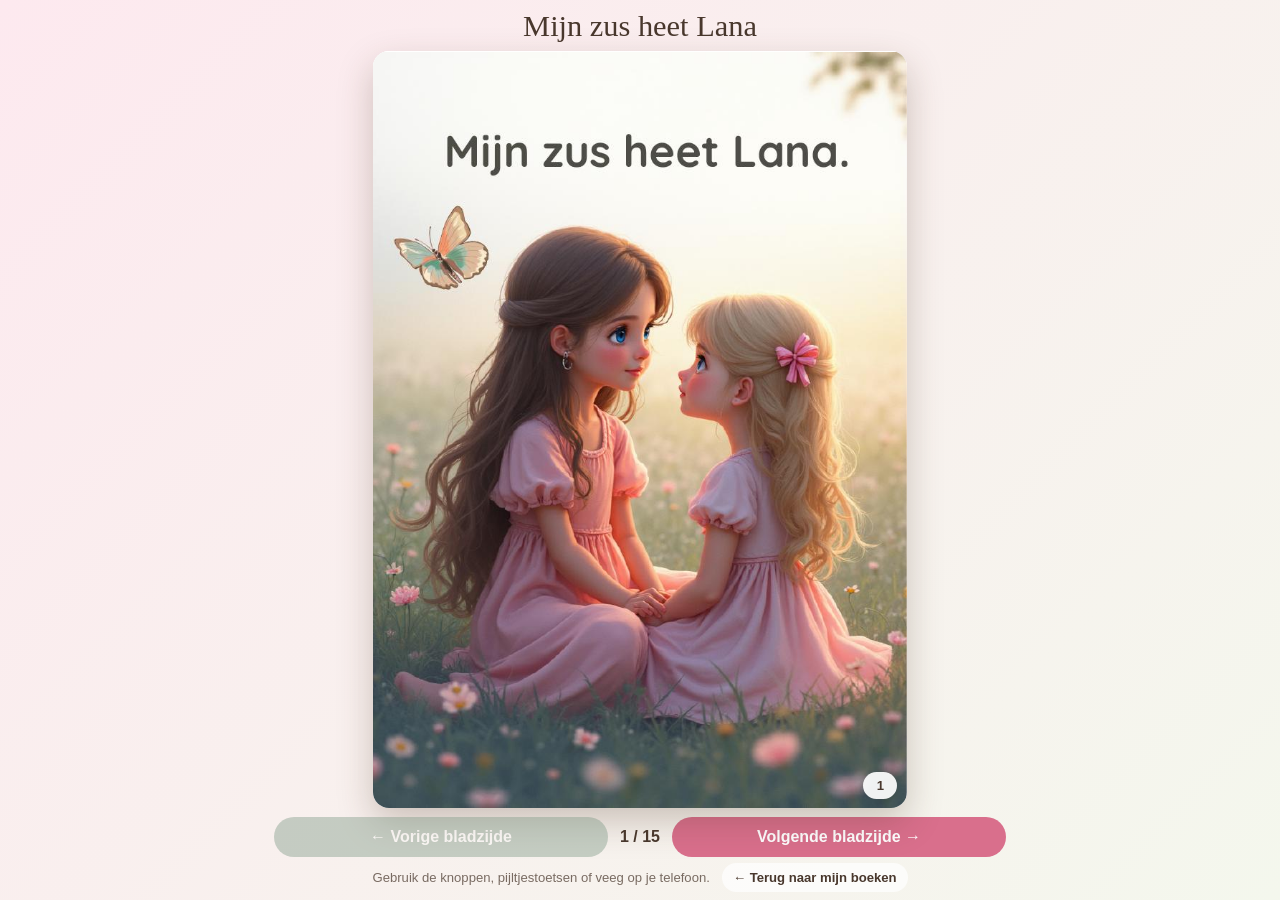
<file: boeken/mijn-zus-heet-lana/index.html>
<!doctype html>
<html lang="nl">
<head>
<meta charset="utf-8">
<meta name="viewport" content="width=device-width,initial-scale=1">
<title>Mijn zus heet Lana | Online lezen</title>
<style>
*{box-sizing:border-box}
html,body{margin:0;min-height:100%;overflow:hidden}
body{
  font-family:Arial,Helvetica,sans-serif;
  background:linear-gradient(135deg,#fde9ef,#f4f7ed);
  color:#49382d;
}
.reader{
  height:100svh;
  width:min(100%,760px);
  margin:0 auto;
  padding:10px 14px 8px;
  display:flex;
  flex-direction:column;
  text-align:center;
}
h1{
  margin:0 0 8px;
  font-family:Georgia,"Times New Roman",serif;
  font-size:clamp(1.25rem,3.2vw,1.9rem);
  font-weight:500;
  line-height:1.1;
  flex:0 0 auto;
}
.book-area{
  flex:1 1 auto;
  min-height:0;
  display:flex;
  align-items:center;
  justify-content:center;
}
.book{
  position:relative;
  height:100%;
  max-height:100%;
  aspect-ratio:210/297;
  max-width:100%;
  perspective:1800px;
}
.page-shell{
  position:absolute;
  inset:0;
  border-radius:16px;
  background:#fff;
  box-shadow:0 14px 35px rgba(74,50,32,.25);
  overflow:hidden;
  transform-style:preserve-3d;
}
.page-shell.turn-next{animation:turnNext .55s ease-in-out;transform-origin:left center}
.page-shell.turn-prev{animation:turnPrev .55s ease-in-out;transform-origin:right center}
@keyframes turnNext{0%{transform:rotateY(0)}48%{transform:rotateY(-82deg)}52%{transform:rotateY(-82deg)}100%{transform:rotateY(0)}}
@keyframes turnPrev{0%{transform:rotateY(0)}48%{transform:rotateY(82deg)}52%{transform:rotateY(82deg)}100%{transform:rotateY(0)}}
#pageImage{width:100%;height:100%;display:block;object-fit:contain;background:#fff}
.page-number{
  position:absolute;right:10px;bottom:9px;min-width:34px;padding:6px 9px;
  border-radius:999px;background:rgba(255,255,255,.92);
  box-shadow:0 3px 10px rgba(0,0,0,.12);font-weight:700;font-size:.82rem;
}
.controls{
  flex:0 0 auto;
  display:grid;
  grid-template-columns:1fr auto 1fr;
  gap:12px;
  align-items:center;
  margin-top:9px;
}
button,.back-link{
  border:0;border-radius:999px;padding:11px 14px;
  font:inherit;font-weight:700;text-decoration:none;cursor:pointer;
}
button:first-child{background:#7f9a87;color:#fff}
button:last-child{background:#d96f8c;color:#fff}
button:disabled{opacity:.42;cursor:not-allowed}
#counter{font-weight:700;white-space:nowrap}
.footer-line{
  flex:0 0 auto;
  display:flex;
  justify-content:center;
  align-items:center;
  gap:12px;
  margin-top:6px;
  font-size:.82rem;
}
.help{margin:0;opacity:.72}
.back-link{padding:7px 11px;background:rgba(255,255,255,.72);color:#49382d}
@media(max-width:560px){
  .reader{padding:7px 8px 6px}
  h1{font-size:1.2rem;margin-bottom:5px}
  .controls{grid-template-columns:1fr 1fr;gap:8px;margin-top:6px}
  #counter{grid-column:1/-1;grid-row:1}
  button{padding:10px 8px;font-size:.9rem}
  .footer-line{margin-top:4px}
  .help{display:none}
  .back-link{font-size:.8rem}
}
@media(max-height:650px){
  h1{font-size:1.15rem}
  .controls{margin-top:5px}
  button{padding:9px 10px}
  .footer-line{margin-top:3px}
  .help{display:none}
}
@media(prefers-reduced-motion:reduce){
  .page-shell.turn-next,.page-shell.turn-prev{animation:none}
}
</style>
</head>
<body>
<main class="reader">
<h1>Mijn zus heet Lana</h1>
<div class="book-area">
  <section class="book" aria-label="Online bladerboek">
    <div class="page-shell" id="pageShell">
      <img id="pageImage" src="page-01.jpg" alt="Bladzijde 1 van Mijn zus heet Lana">
      <span class="page-number" id="pageNumber">1</span>
    </div>
  </section>
</div>
<nav class="controls" aria-label="Bladzijdebediening">
  <button id="previousButton" type="button">← Vorige bladzijde</button>
  <span id="counter">1 / 15</span>
  <button id="nextButton" type="button">Volgende bladzijde →</button>
</nav>
<div class="footer-line">
  <p class="help">Gebruik de knoppen, pijltjestoetsen of veeg op je telefoon.</p>
  <a class="back-link" href="../../index.html#boeken">← Terug naar mijn boeken</a>
</div>
</main>
<script>
const pages=[
      "page-01.jpg",
      "page-02.jpg",
      "page-04.jpg",
      "page-06.jpg",
      "page-08.jpg",
      "page-10.jpg",
      "page-12.jpg",
      "page-14.jpg",
      "page-16.jpg",
      "page-18.jpg",
      "page-20.jpg",
      "page-22.jpg",
      "page-24.jpg",
      "page-26.jpg",
      "page-28.jpg"
];
const pageImage=document.getElementById("pageImage");
const pageShell=document.getElementById("pageShell");
const pageNumber=document.getElementById("pageNumber");
const counter=document.getElementById("counter");
const previousButton=document.getElementById("previousButton");
const nextButton=document.getElementById("nextButton");
let currentIndex=0,isTurning=false,touchStartX=null;
function updateControls(){
  pageNumber.textContent=String(currentIndex+1);
  counter.textContent=`${currentIndex+1} / ${pages.length}`;
  previousButton.disabled=currentIndex===0;
  nextButton.disabled=currentIndex===pages.length-1;
}
function showPage(newIndex,direction){
  if(isTurning||newIndex<0||newIndex>=pages.length||newIndex===currentIndex)return;
  isTurning=true;
  const animationClass=direction==="previous"?"turn-prev":"turn-next";
  pageShell.classList.add(animationClass);
  setTimeout(()=>{
    currentIndex=newIndex;
    pageImage.src=pages[currentIndex];
    pageImage.alt=`Bladzijde ${currentIndex+1} van Mijn zus heet Lana`;
    updateControls();
  },275);
  setTimeout(()=>{pageShell.classList.remove(animationClass);isTurning=false},560);
}
previousButton.addEventListener("click",()=>showPage(currentIndex-1,"previous"));
nextButton.addEventListener("click",()=>showPage(currentIndex+1,"next"));
document.addEventListener("keydown",e=>{
  if(e.key==="ArrowLeft")showPage(currentIndex-1,"previous");
  if(e.key==="ArrowRight")showPage(currentIndex+1,"next");
});
pageShell.addEventListener("touchstart",e=>{touchStartX=e.changedTouches[0].clientX},{passive:true});
pageShell.addEventListener("touchend",e=>{
  if(touchStartX===null)return;
  const d=e.changedTouches[0].clientX-touchStartX;
  if(d>45)showPage(currentIndex-1,"previous");
  if(d<-45)showPage(currentIndex+1,"next");
  touchStartX=null;
},{passive:true});
updateControls();
</script>
</body>
</html>
</file>
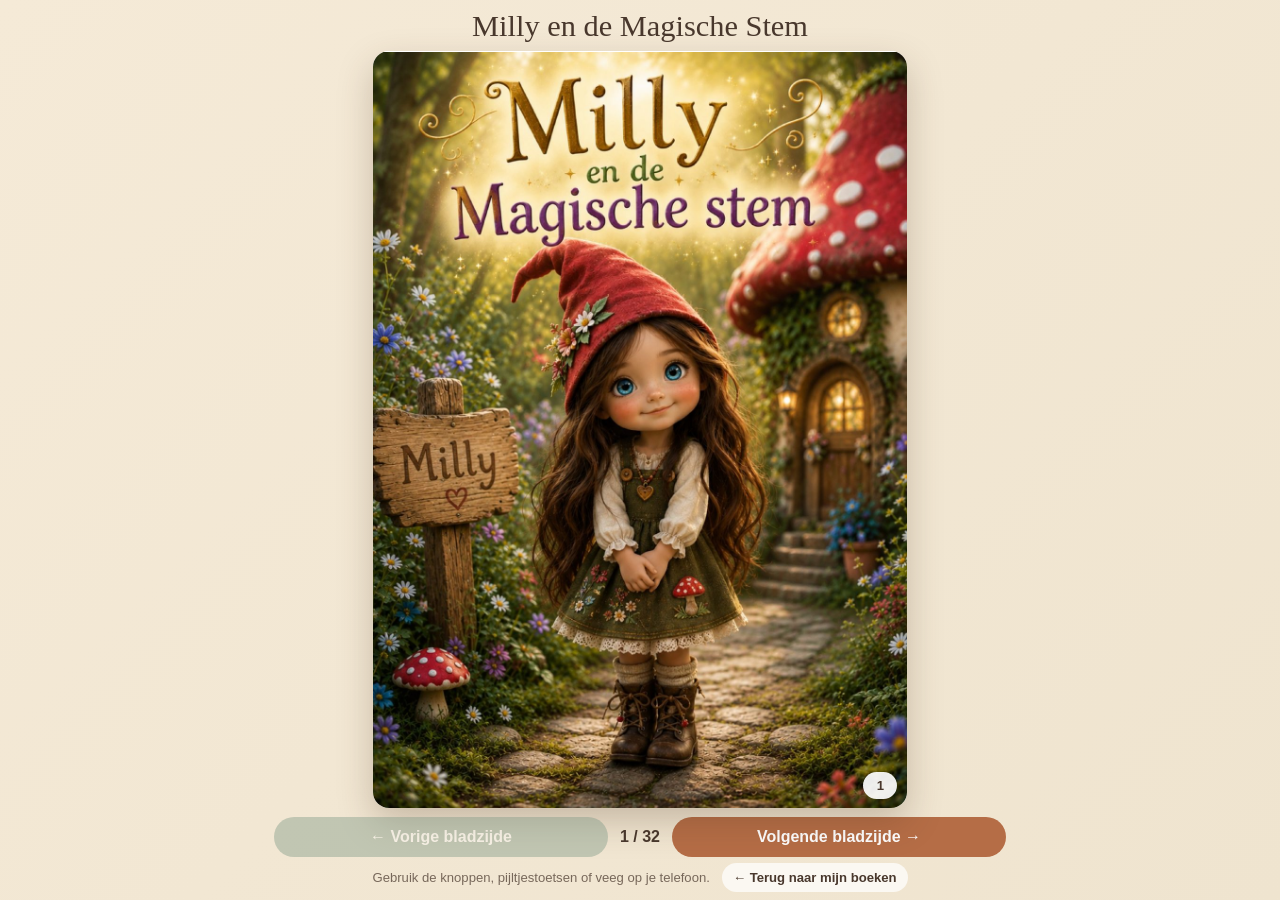
<file: boeken/milly/index.html>
<!doctype html>
<html lang="nl">
<head>
<meta charset="utf-8">
<meta name="viewport" content="width=device-width,initial-scale=1">
<title>Milly en de Magische Stem | Online lezen</title>
<style>
*{box-sizing:border-box}
html,body{margin:0;min-height:100%;overflow:hidden}
body{
  font-family:Arial,Helvetica,sans-serif;
  background:linear-gradient(135deg,#f5ead7,#efe4cf);
  color:#49382d;
}
.reader{
  height:100svh;
  width:min(100%,760px);
  margin:0 auto;
  padding:10px 14px 8px;
  display:flex;
  flex-direction:column;
  text-align:center;
}
h1{
  margin:0 0 8px;
  font-family:Georgia,"Times New Roman",serif;
  font-size:clamp(1.25rem,3.2vw,1.9rem);
  font-weight:500;
  line-height:1.1;
  flex:0 0 auto;
}
.book-area{
  flex:1 1 auto;
  min-height:0;
  display:flex;
  align-items:center;
  justify-content:center;
}
.book{
  position:relative;
  height:100%;
  max-height:100%;
  aspect-ratio:210/297;
  max-width:100%;
  perspective:1800px;
}
.page-shell{
  position:absolute;
  inset:0;
  border-radius:16px;
  background:#fff;
  box-shadow:0 14px 35px rgba(74,50,32,.25);
  overflow:hidden;
  transform-style:preserve-3d;
}
.page-shell.turn-next{animation:turnNext .55s ease-in-out;transform-origin:left center}
.page-shell.turn-prev{animation:turnPrev .55s ease-in-out;transform-origin:right center}
@keyframes turnNext{0%{transform:rotateY(0)}48%{transform:rotateY(-82deg)}52%{transform:rotateY(-82deg)}100%{transform:rotateY(0)}}
@keyframes turnPrev{0%{transform:rotateY(0)}48%{transform:rotateY(82deg)}52%{transform:rotateY(82deg)}100%{transform:rotateY(0)}}
#pageImage{width:100%;height:100%;display:block;object-fit:contain;background:#fff}
.page-number{
  position:absolute;right:10px;bottom:9px;min-width:34px;padding:6px 9px;
  border-radius:999px;background:rgba(255,255,255,.92);
  box-shadow:0 3px 10px rgba(0,0,0,.12);font-weight:700;font-size:.82rem;
}
.controls{
  flex:0 0 auto;
  display:grid;
  grid-template-columns:1fr auto 1fr;
  gap:12px;
  align-items:center;
  margin-top:9px;
}
button,.back-link{
  border:0;border-radius:999px;padding:11px 14px;
  font:inherit;font-weight:700;text-decoration:none;cursor:pointer;
}
button:first-child{background:#7f9a87;color:#fff}
button:last-child{background:#b56d46;color:#fff}
button:disabled{opacity:.42;cursor:not-allowed}
#counter{font-weight:700;white-space:nowrap}
.footer-line{
  flex:0 0 auto;
  display:flex;
  justify-content:center;
  align-items:center;
  gap:12px;
  margin-top:6px;
  font-size:.82rem;
}
.help{margin:0;opacity:.72}
.back-link{padding:7px 11px;background:rgba(255,255,255,.72);color:#49382d}
@media(max-width:560px){
  .reader{padding:7px 8px 6px}
  h1{font-size:1.2rem;margin-bottom:5px}
  .controls{grid-template-columns:1fr 1fr;gap:8px;margin-top:6px}
  #counter{grid-column:1/-1;grid-row:1}
  button{padding:10px 8px;font-size:.9rem}
  .footer-line{margin-top:4px}
  .help{display:none}
  .back-link{font-size:.8rem}
}
@media(max-height:650px){
  h1{font-size:1.15rem}
  .controls{margin-top:5px}
  button{padding:9px 10px}
  .footer-line{margin-top:3px}
  .help{display:none}
}
@media(prefers-reduced-motion:reduce){
  .page-shell.turn-next,.page-shell.turn-prev{animation:none}
}
</style>
</head>
<body>
<main class="reader">
<h1>Milly en de Magische Stem</h1>
<div class="book-area">
  <section class="book" aria-label="Online bladerboek">
    <div class="page-shell" id="pageShell">
      <img id="pageImage" src="pages/pagina-01.jpg" alt="Bladzijde 1 van Milly en de Magische Stem">
      <span class="page-number" id="pageNumber">1</span>
    </div>
  </section>
</div>
<nav class="controls" aria-label="Bladzijdebediening">
  <button id="previousButton" type="button">← Vorige bladzijde</button>
  <span id="counter">1 / 32</span>
  <button id="nextButton" type="button">Volgende bladzijde →</button>
</nav>
<div class="footer-line">
  <p class="help">Gebruik de knoppen, pijltjestoetsen of veeg op je telefoon.</p>
  <a class="back-link" href="../../index.html#boeken">← Terug naar mijn boeken</a>
</div>
</main>
<script>
const pages=[
      "pages/pagina-01.jpg",
      "pages/pagina-02.jpg",
      "pages/pagina-04.jpg",
      "pages/pagina-05.jpg",
      "pages/pagina-06.jpg",
      "pages/pagina-07.jpg",
      "pages/pagina-08.jpg",
      "pages/pagina-10.jpg",
      "pages/pagina-11.jpg",
      "pages/pagina-12.jpg",
      "pages/pagina-13.jpg",
      "pages/pagina-14.jpg",
      "pages/pagina-16.jpg",
      "pages/pagina-17.jpg",
      "pages/pagina-18.jpg",
      "pages/pagina-19.jpg",
      "pages/pagina-20.jpg",
      "pages/pagina-22.jpg",
      "pages/pagina-23.jpg",
      "pages/pagina-24.jpg",
      "pages/pagina-26.jpg",
      "pages/pagina-27.jpg",
      "pages/pagina-28.jpg",
      "pages/pagina-29.jpg",
      "pages/pagina-30.jpg",
      "pages/pagina-32.jpg",
      "pages/pagina-33.jpg",
      "pages/pagina-34.jpg",
      "pages/pagina-35.jpg",
      "pages/pagina-36.jpg",
      "pages/pagina-37.jpg",
      "pages/pagina-38.jpg"
];
const pageImage=document.getElementById("pageImage");
const pageShell=document.getElementById("pageShell");
const pageNumber=document.getElementById("pageNumber");
const counter=document.getElementById("counter");
const previousButton=document.getElementById("previousButton");
const nextButton=document.getElementById("nextButton");
let currentIndex=0,isTurning=false,touchStartX=null;
function updateControls(){
  pageNumber.textContent=String(currentIndex+1);
  counter.textContent=`${currentIndex+1} / ${pages.length}`;
  previousButton.disabled=currentIndex===0;
  nextButton.disabled=currentIndex===pages.length-1;
}
function showPage(newIndex,direction){
  if(isTurning||newIndex<0||newIndex>=pages.length||newIndex===currentIndex)return;
  isTurning=true;
  const animationClass=direction==="previous"?"turn-prev":"turn-next";
  pageShell.classList.add(animationClass);
  setTimeout(()=>{
    currentIndex=newIndex;
    pageImage.src=pages[currentIndex];
    pageImage.alt=`Bladzijde ${currentIndex+1} van Milly en de Magische Stem`;
    updateControls();
  },275);
  setTimeout(()=>{pageShell.classList.remove(animationClass);isTurning=false},560);
}
previousButton.addEventListener("click",()=>showPage(currentIndex-1,"previous"));
nextButton.addEventListener("click",()=>showPage(currentIndex+1,"next"));
document.addEventListener("keydown",e=>{
  if(e.key==="ArrowLeft")showPage(currentIndex-1,"previous");
  if(e.key==="ArrowRight")showPage(currentIndex+1,"next");
});
pageShell.addEventListener("touchstart",e=>{touchStartX=e.changedTouches[0].clientX},{passive:true});
pageShell.addEventListener("touchend",e=>{
  if(touchStartX===null)return;
  const d=e.changedTouches[0].clientX-touchStartX;
  if(d>45)showPage(currentIndex-1,"previous");
  if(d<-45)showPage(currentIndex+1,"next");
  touchStartX=null;
},{passive:true});
updateControls();
</script>
</body>
</html>
</file>
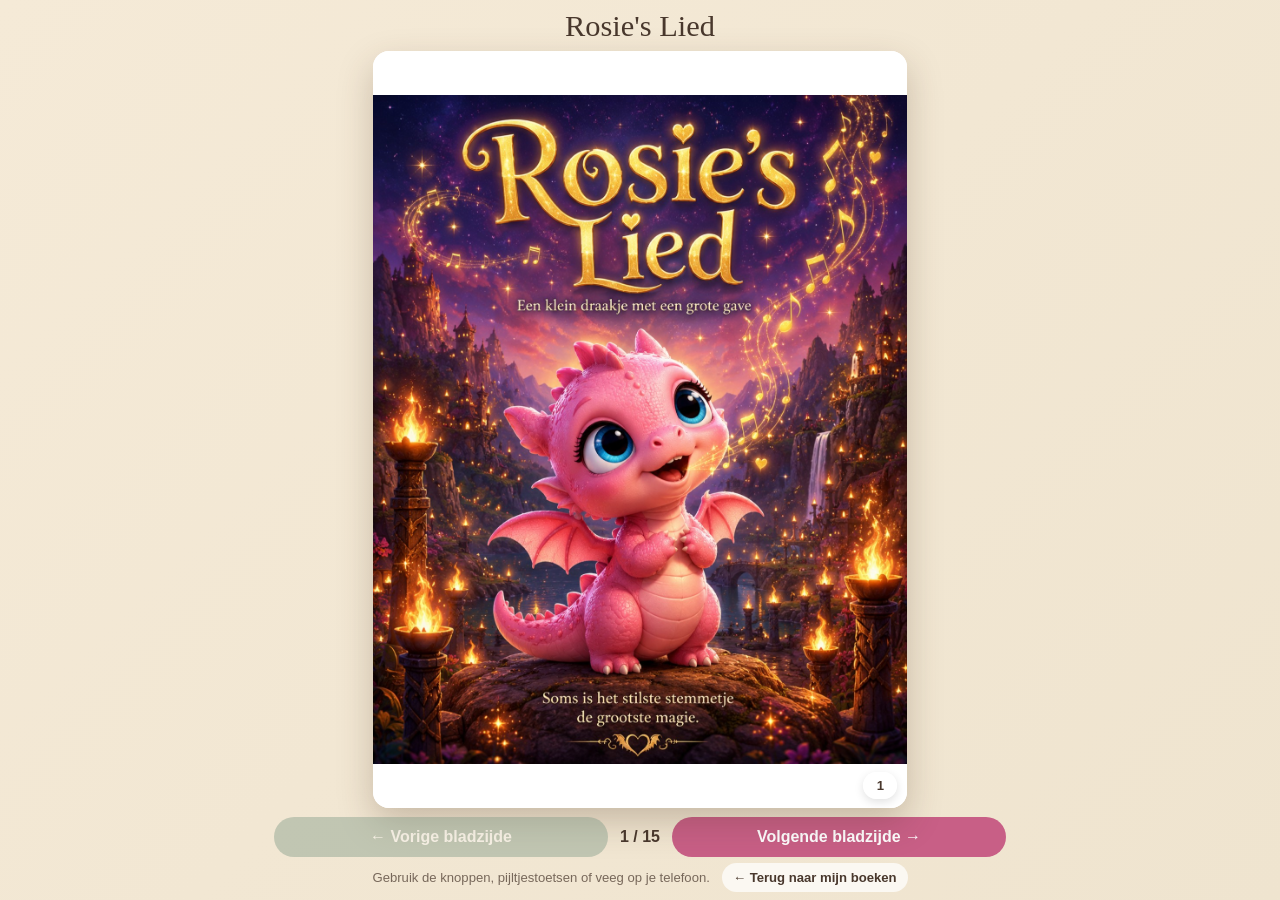
<file: boeken/rosie/index.html>
<!doctype html>
<html lang="nl">
<head>
<meta charset="utf-8">
<meta name="viewport" content="width=device-width,initial-scale=1">
<title>Rosie's Lied | Online lezen</title>
<style>
*{box-sizing:border-box}
html,body{margin:0;min-height:100%;overflow:hidden}
body{
  font-family:Arial,Helvetica,sans-serif;
  background:linear-gradient(135deg,#f5ead7,#efe4cf);
  color:#49382d;
}
.reader{
  height:100svh;
  width:min(100%,760px);
  margin:0 auto;
  padding:10px 14px 8px;
  display:flex;
  flex-direction:column;
  text-align:center;
}
h1{
  margin:0 0 8px;
  font-family:Georgia,"Times New Roman",serif;
  font-size:clamp(1.25rem,3.2vw,1.9rem);
  font-weight:500;
  line-height:1.1;
  flex:0 0 auto;
}
.book-area{
  flex:1 1 auto;
  min-height:0;
  display:flex;
  align-items:center;
  justify-content:center;
}
.book{
  position:relative;
  height:100%;
  max-height:100%;
  aspect-ratio:210/297;
  max-width:100%;
  perspective:1800px;
}
.page-shell{
  position:absolute;
  inset:0;
  border-radius:16px;
  background:#fff;
  box-shadow:0 14px 35px rgba(74,50,32,.25);
  overflow:hidden;
  transform-style:preserve-3d;
}
.page-shell.turn-next{animation:turnNext .55s ease-in-out;transform-origin:left center}
.page-shell.turn-prev{animation:turnPrev .55s ease-in-out;transform-origin:right center}
@keyframes turnNext{0%{transform:rotateY(0)}48%{transform:rotateY(-82deg)}52%{transform:rotateY(-82deg)}100%{transform:rotateY(0)}}
@keyframes turnPrev{0%{transform:rotateY(0)}48%{transform:rotateY(82deg)}52%{transform:rotateY(82deg)}100%{transform:rotateY(0)}}
#pageImage{width:100%;height:100%;display:block;object-fit:contain;background:#fff}
.page-number{
  position:absolute;right:10px;bottom:9px;min-width:34px;padding:6px 9px;
  border-radius:999px;background:rgba(255,255,255,.92);
  box-shadow:0 3px 10px rgba(0,0,0,.12);font-weight:700;font-size:.82rem;
}
.controls{
  flex:0 0 auto;
  display:grid;
  grid-template-columns:1fr auto 1fr;
  gap:12px;
  align-items:center;
  margin-top:9px;
}
button,.back-link{
  border:0;border-radius:999px;padding:11px 14px;
  font:inherit;font-weight:700;text-decoration:none;cursor:pointer;
}
button:first-child{background:#7f9a87;color:#fff}
button:last-child{background:#c85f86;color:#fff}
button:disabled{opacity:.42;cursor:not-allowed}
#counter{font-weight:700;white-space:nowrap}
.footer-line{
  flex:0 0 auto;
  display:flex;
  justify-content:center;
  align-items:center;
  gap:12px;
  margin-top:6px;
  font-size:.82rem;
}
.help{margin:0;opacity:.72}
.back-link{padding:7px 11px;background:rgba(255,255,255,.72);color:#49382d}
@media(max-width:560px){
  .reader{padding:7px 8px 6px}
  h1{font-size:1.2rem;margin-bottom:5px}
  .controls{grid-template-columns:1fr 1fr;gap:8px;margin-top:6px}
  #counter{grid-column:1/-1;grid-row:1}
  button{padding:10px 8px;font-size:.9rem}
  .footer-line{margin-top:4px}
  .help{display:none}
  .back-link{font-size:.8rem}
}
@media(max-height:650px){
  h1{font-size:1.15rem}
  .controls{margin-top:5px}
  button{padding:9px 10px}
  .footer-line{margin-top:3px}
  .help{display:none}
}
@media(prefers-reduced-motion:reduce){
  .page-shell.turn-next,.page-shell.turn-prev{animation:none}
}
</style>
</head>
<body>
<main class="reader">
<h1>Rosie's Lied</h1>
<div class="book-area">
  <section class="book" aria-label="Online bladerboek">
    <div class="page-shell" id="pageShell">
      <img id="pageImage" src="pages/pagina-01.png" alt="Bladzijde 1 van Rosie's Lied">
      <span class="page-number" id="pageNumber">1</span>
    </div>
  </section>
</div>
<nav class="controls" aria-label="Bladzijdebediening">
  <button id="previousButton" type="button">← Vorige bladzijde</button>
  <span id="counter">1 / 15</span>
  <button id="nextButton" type="button">Volgende bladzijde →</button>
</nav>
<div class="footer-line">
  <p class="help">Gebruik de knoppen, pijltjestoetsen of veeg op je telefoon.</p>
  <a class="back-link" href="../../index.html#boeken">← Terug naar mijn boeken</a>
</div>
</main>
<script>
const pages=[
  "pages/pagina-01.png",
  "pages/pagina-02.png",
  "pages/pagina-03.png",
  "pages/pagina-04.png",
  "pages/pagina-05.png",
  "pages/pagina-06.png",
  "pages/pagina-07.png",
  "pages/pagina-08.png",
  "pages/pagina-09.png",
  "pages/pagina-10.png",
  "pages/pagina-11.png",
  "pages/pagina-12.png",
  "pages/pagina-13.png",
  "pages/pagina-14.png",
  "pages/pagina-15.png"
];

const pageImage=document.getElementById("pageImage");
const pageShell=document.getElementById("pageShell");
const pageNumber=document.getElementById("pageNumber");
const counter=document.getElementById("counter");
const previousButton=document.getElementById("previousButton");
const nextButton=document.getElementById("nextButton");
let currentIndex=0,isTurning=false,touchStartX=null;
function updateControls(){
  pageNumber.textContent=String(currentIndex+1);
  counter.textContent=`${currentIndex+1} / ${pages.length}`;
  previousButton.disabled=currentIndex===0;
  nextButton.disabled=currentIndex===pages.length-1;
}
function showPage(newIndex,direction){
  if(isTurning||newIndex<0||newIndex>=pages.length||newIndex===currentIndex)return;
  isTurning=true;
  const animationClass=direction==="previous"?"turn-prev":"turn-next";
  pageShell.classList.add(animationClass);
  setTimeout(()=>{
    currentIndex=newIndex;
    pageImage.src=pages[currentIndex];
    pageImage.alt=`Bladzijde ${currentIndex+1} van Rosie\'s Lied`;
    updateControls();
  },275);
  setTimeout(()=>{pageShell.classList.remove(animationClass);isTurning=false},560);
}
previousButton.addEventListener("click",()=>showPage(currentIndex-1,"previous"));
nextButton.addEventListener("click",()=>showPage(currentIndex+1,"next"));
document.addEventListener("keydown",e=>{
  if(e.key==="ArrowLeft")showPage(currentIndex-1,"previous");
  if(e.key==="ArrowRight")showPage(currentIndex+1,"next");
});
pageShell.addEventListener("touchstart",e=>{touchStartX=e.changedTouches[0].clientX},{passive:true});
pageShell.addEventListener("touchend",e=>{
  if(touchStartX===null)return;
  const d=e.changedTouches[0].clientX-touchStartX;
  if(d>45)showPage(currentIndex-1,"previous");
  if(d<-45)showPage(currentIndex+1,"next");
  touchStartX=null;
},{passive:true});
updateControls();
</script>
</body>
</html>
</file>
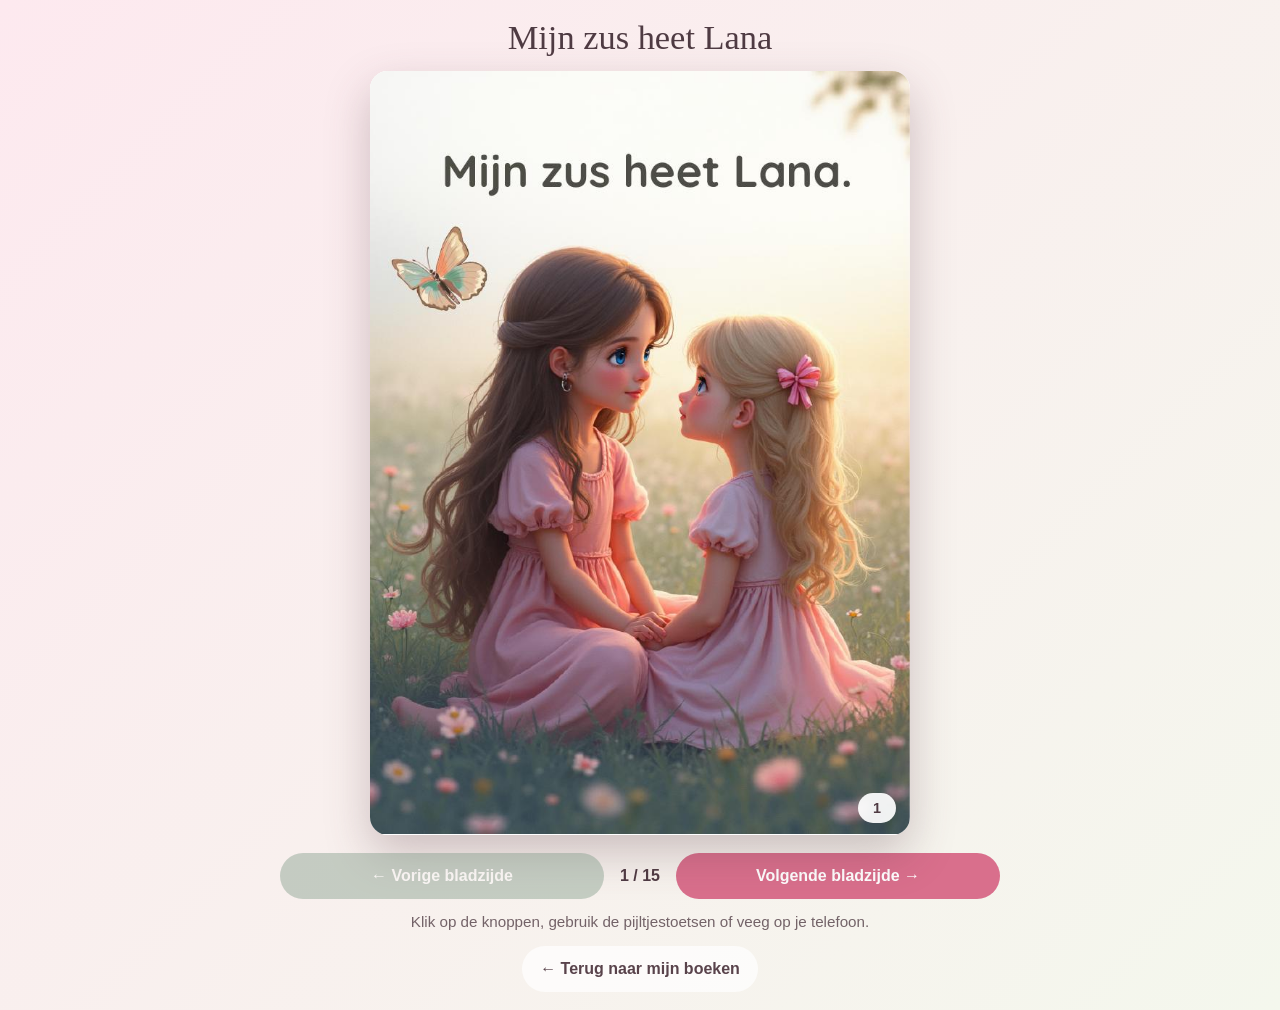
<file: boeken/mijn-zus-heet-lana/index-lana-zonder-vlinderpaginas (1).html>
<!doctype html>
<html lang="nl">
<head>
  <meta charset="utf-8">
  <meta name="viewport" content="width=device-width,initial-scale=1">
  <title>Mijn zus heet Lana | Online lezen</title>
  <style>
    * { box-sizing: border-box; }
    html, body { margin: 0; min-height: 100%; }
    body {
      font-family: Arial, Helvetica, sans-serif;
      background: linear-gradient(135deg, #fde9ef 0%, #f4f7ed 100%);
      color: #4f3b43;
      padding: 18px;
    }
    .reader {
      width: min(100%, 720px);
      margin: 0 auto;
      text-align: center;
    }
    h1 {
      margin: 0 0 14px;
      font-family: Georgia, "Times New Roman", serif;
      font-size: clamp(1.45rem, 4vw, 2.15rem);
      font-weight: 500;
    }
    .book {
      position: relative;
      width: min(100%, 540px);
      aspect-ratio: 210 / 297;
      margin: 0 auto;
      perspective: 1800px;
    }
    .page-shell {
      position: absolute;
      inset: 0;
      border-radius: 18px;
      background: #fff;
      box-shadow: 0 18px 45px rgba(91, 58, 67, .28);
      overflow: hidden;
      transform-style: preserve-3d;
    }
    .page-shell.turn-next {
      animation: turnNext .55s ease-in-out;
      transform-origin: left center;
    }
    .page-shell.turn-prev {
      animation: turnPrev .55s ease-in-out;
      transform-origin: right center;
    }
    @keyframes turnNext {
      0% { transform: rotateY(0deg); }
      48% { transform: rotateY(-82deg); }
      52% { transform: rotateY(-82deg); }
      100% { transform: rotateY(0deg); }
    }
    @keyframes turnPrev {
      0% { transform: rotateY(0deg); }
      48% { transform: rotateY(82deg); }
      52% { transform: rotateY(82deg); }
      100% { transform: rotateY(0deg); }
    }
    #pageImage {
      width: 100%;
      height: 100%;
      display: block;
      object-fit: contain;
      background: #fff;
    }
    .page-number {
      position: absolute;
      right: 14px;
      bottom: 12px;
      min-width: 38px;
      padding: 7px 10px;
      border-radius: 999px;
      background: rgba(255,255,255,.92);
      box-shadow: 0 4px 14px rgba(0,0,0,.12);
      font-weight: 700;
      font-size: .9rem;
    }
    .controls {
      display: grid;
      grid-template-columns: 1fr auto 1fr;
      gap: 16px;
      align-items: center;
      margin-top: 18px;
    }
    button, .back-link {
      border: 0;
      border-radius: 999px;
      padding: 14px 18px;
      font: inherit;
      font-weight: 700;
      text-decoration: none;
      cursor: pointer;
    }
    button:first-child { background: #7f9a87; color: white; }
    button:last-child { background: #d96f8c; color: white; }
    button:disabled { opacity: .42; cursor: not-allowed; }
    #counter { font-weight: 700; white-space: nowrap; }
    .help { margin: 14px 0 0; font-size: .95rem; opacity: .78; }
    .back-link {
      display: inline-block;
      margin-top: 16px;
      background: rgba(255,255,255,.72);
      color: #59434b;
    }
    @media (max-width: 560px) {
      body { padding: 10px; }
      .controls { grid-template-columns: 1fr 1fr; }
      #counter { grid-column: 1 / -1; grid-row: 1; }
      button { padding: 13px 10px; }
    }
    @media (prefers-reduced-motion: reduce) {
      .page-shell.turn-next, .page-shell.turn-prev { animation: none; }
    }
  </style>
</head>
<body>
  <main class="reader">
    <h1>Mijn zus heet Lana</h1>

    <section class="book" aria-label="Online bladerboek">
      <div class="page-shell" id="pageShell">
        <img id="pageImage" src="page-01.jpg" alt="Bladzijde 1 van Mijn zus heet Lana">
        <span class="page-number" id="pageNumber">1</span>
      </div>
    </section>

    <nav class="controls" aria-label="Bladzijdebediening">
      <button id="previousButton" type="button">← Vorige bladzijde</button>
      <span id="counter">1 / 15</span>
      <button id="nextButton" type="button">Volgende bladzijde →</button>
    </nav>

    <p class="help">Klik op de knoppen, gebruik de pijltjestoetsen of veeg op je telefoon.</p>
    <a class="back-link" href="../../index.html#boeken">← Terug naar mijn boeken</a>
  </main>

  <script>
    const pages = [
      "page-01.jpg",
      "page-02.jpg",
      "page-04.jpg",
      "page-06.jpg",
      "page-08.jpg",
      "page-10.jpg",
      "page-12.jpg",
      "page-14.jpg",
      "page-16.jpg",
      "page-18.jpg",
      "page-20.jpg",
      "page-22.jpg",
      "page-24.jpg",
      "page-26.jpg",
      "page-28.jpg"
    ];

    const pageImage = document.getElementById("pageImage");
    const pageShell = document.getElementById("pageShell");
    const pageNumber = document.getElementById("pageNumber");
    const counter = document.getElementById("counter");
    const previousButton = document.getElementById("previousButton");
    const nextButton = document.getElementById("nextButton");

    let currentIndex = 0;
    let isTurning = false;
    let touchStartX = null;

    function updateControls() {
      pageNumber.textContent = String(currentIndex + 1);
      counter.textContent = `${currentIndex + 1} / ${pages.length}`;
      previousButton.disabled = currentIndex === 0;
      nextButton.disabled = currentIndex === pages.length - 1;
    }

    function showPage(newIndex, direction) {
      if (isTurning || newIndex < 0 || newIndex >= pages.length || newIndex === currentIndex) return;
      isTurning = true;

      const animationClass = direction === "previous" ? "turn-prev" : "turn-next";
      pageShell.classList.add(animationClass);

      window.setTimeout(() => {
        currentIndex = newIndex;
        pageImage.src = pages[currentIndex];
        pageImage.alt = `Bladzijde ${currentIndex + 1} van Mijn zus heet Lana`;
        updateControls();
      }, 275);

      window.setTimeout(() => {
        pageShell.classList.remove(animationClass);
        isTurning = false;
      }, 560);
    }

    previousButton.addEventListener("click", () => showPage(currentIndex - 1, "previous"));
    nextButton.addEventListener("click", () => showPage(currentIndex + 1, "next"));

    document.addEventListener("keydown", event => {
      if (event.key === "ArrowLeft") showPage(currentIndex - 1, "previous");
      if (event.key === "ArrowRight") showPage(currentIndex + 1, "next");
    });

    pageShell.addEventListener("touchstart", event => {
      touchStartX = event.changedTouches[0].clientX;
    }, { passive: true });

    pageShell.addEventListener("touchend", event => {
      if (touchStartX === null) return;
      const distance = event.changedTouches[0].clientX - touchStartX;
      if (distance > 45) showPage(currentIndex - 1, "previous");
      if (distance < -45) showPage(currentIndex + 1, "next");
      touchStartX = null;
    }, { passive: true });

    updateControls();
  </script>
</body>
</html>
</file>
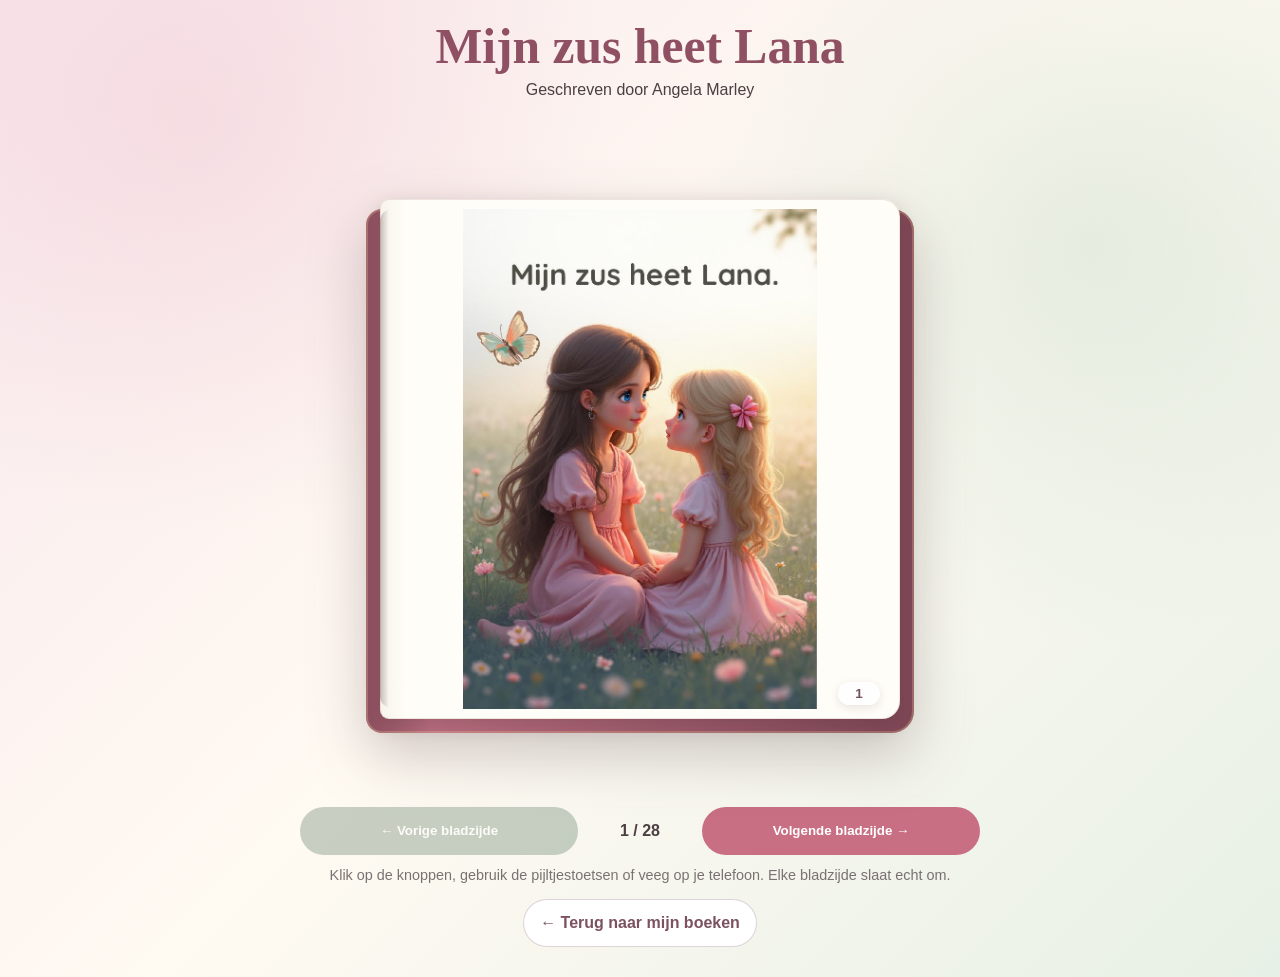
<file: boeken/mijn-zus-heet-lana/index-oud.html>
<!doctype html>
<html lang="nl">
<head>
  <meta charset="utf-8">
  <meta name="viewport" content="width=device-width,initial-scale=1">
  <title>Mijn zus heet Lana | Online lezen</title>
  <style>
    *{box-sizing:border-box}
    :root{--rose:#c96f83;--deep:#8f5063;--sage:#6f8975;--paper:#fffdf8;--ink:#4b3f43}
    body{margin:0;min-height:100vh;font-family:Arial,sans-serif;color:var(--ink);background:radial-gradient(circle at 15% 12%,rgba(238,190,202,.35),transparent 26rem),radial-gradient(circle at 85% 25%,rgba(190,214,193,.35),transparent 25rem),linear-gradient(135deg,#f8e8ed,#fffaf2,#e7f0e6);overflow-x:hidden}
    header{padding:18px 16px 6px;text-align:center}
    h1{margin:0;color:var(--deep);font-family:Georgia,serif;font-size:clamp(1.9rem,5vw,3.1rem)}
    .subtitle{margin:.35rem 0 0}
    .reader{width:min(900px,96vw);margin:0 auto;padding:12px 12px 30px}
    .book-stage{position:relative;perspective:1800px;min-height:min(76vh,760px);display:flex;align-items:center;justify-content:center;padding:20px 10px}
    .book{position:relative;width:min(520px,88vw);aspect-ratio:1/1;transform-style:preserve-3d;filter:drop-shadow(0 22px 28px rgba(73,47,54,.25))}
    .book::before{content:"";position:absolute;z-index:-1;left:-14px;right:-14px;top:10px;bottom:-14px;border-radius:16px 22px 22px 16px;background:linear-gradient(90deg,#8c4f5f,#b96d7f 12%,#7f4756);box-shadow:inset 0 0 0 2px rgba(255,215,150,.25)}
    .book::after{content:"";position:absolute;z-index:5;top:2%;bottom:2%;left:0;width:18px;pointer-events:none;background:linear-gradient(90deg,rgba(69,40,46,.28),rgba(255,255,255,.08),transparent);border-radius:12px 0 0 12px}
    .page{position:absolute;inset:0;display:flex;align-items:center;justify-content:center;padding:10px;border-radius:9px 18px 18px 9px;background:linear-gradient(90deg,rgba(165,121,87,.08),transparent 5%),var(--paper);box-shadow:inset 0 0 0 1px rgba(150,105,83,.16),0 7px 18px rgba(50,30,35,.16);transform-origin:left center;transform-style:preserve-3d;backface-visibility:hidden;overflow:hidden}
    .page img{display:block;width:100%;height:100%;object-fit:contain;border-radius:6px 13px 13px 6px;user-select:none;-webkit-user-drag:none}
    .page.turn-next{animation:turnNext .72s cubic-bezier(.55,.05,.2,1) forwards;z-index:10}
    .page.turn-prev{transform:rotateY(-180deg);animation:turnPrev .72s cubic-bezier(.55,.05,.2,1) forwards;z-index:10}
    @keyframes turnNext{0%{transform:rotateY(0deg)}45%{box-shadow:-22px 8px 30px rgba(40,23,28,.28)}100%{transform:rotateY(-180deg)}}
    @keyframes turnPrev{0%{transform:rotateY(-180deg)}55%{box-shadow:-22px 8px 30px rgba(40,23,28,.28)}100%{transform:rotateY(0deg)}}
    .page-number{position:absolute;right:20px;bottom:14px;z-index:20;min-width:42px;padding:4px 9px;border-radius:999px;text-align:center;font-weight:700;font-size:.84rem;color:#78515e;background:rgba(255,255,255,.83);box-shadow:0 3px 10px rgba(70,44,51,.12)}
    .controls{display:grid;grid-template-columns:1fr auto 1fr;gap:12px;align-items:center;width:min(680px,100%);margin:6px auto 0}
    button,a.back{min-height:48px;padding:11px 16px;border:0;border-radius:999px;font-weight:700;text-decoration:none;cursor:pointer;transition:transform .18s ease,filter .18s ease}
    button:hover:not(:disabled),a.back:hover{transform:translateY(-2px);filter:brightness(1.04)}
    button{color:white;background:var(--sage)}button:last-child{background:var(--rose)}button:disabled{opacity:.38;cursor:not-allowed}
    .counter{min-width:100px;text-align:center;font-weight:700}.hint{margin:12px 0 0;text-align:center;font-size:.9rem;opacity:.72}.back-row{text-align:center;margin-top:16px}
    a.back{display:inline-flex;align-items:center;color:#7c5260;background:white;border:1px solid rgba(124,82,96,.25)}
    @media(max-width:600px){.book-stage{min-height:64vh;padding:8px 4px}.book{width:min(92vw,470px)}.controls{grid-template-columns:1fr 1fr}.counter{grid-column:1/-1;grid-row:1}.page-number{right:14px;bottom:10px}}
    @media(prefers-reduced-motion:reduce){.page.turn-next,.page.turn-prev{animation-duration:.01ms}*{scroll-behavior:auto!important}}
  </style>
</head>
<body>
  <header><h1>Mijn zus heet Lana</h1><p class="subtitle">Geschreven door Angela Marley</p></header>
  <main class="reader">
    <section class="book-stage" aria-label="Digitale boeklezer">
      <div class="book" id="book"><div class="page" id="page"><img id="pageImage" src="page-01.jpg" alt="Bladzijde 1 van Mijn zus heet Lana"><span class="page-number">1</span></div></div>
    </section>
    <div class="controls"><button id="previous" type="button">← Vorige bladzijde</button><div class="counter"><span id="current">1</span> / 28</div><button id="next" type="button">Volgende bladzijde →</button></div>
    <p class="hint">Klik op de knoppen, gebruik de pijltjestoetsen of veeg op je telefoon. Elke bladzijde slaat echt om.</p>
    <div class="back-row"><a class="back" href="../../index.html#boeken">← Terug naar mijn boeken</a></div>
  </main>
  <script>
    const totalPages=28;let currentPage=1;let busy=false;
    const book=document.getElementById('book');let page=document.getElementById('page');
    const current=document.getElementById('current'),previous=document.getElementById('previous'),next=document.getElementById('next');
    const filename=n=>`page-${String(n).padStart(2,'0')}.jpg`;
    function updateControls(){current.textContent=currentPage;previous.disabled=busy||currentPage===1;next.disabled=busy||currentPage===totalPages}
    function makePage(n){const el=document.createElement('div');el.className='page';el.innerHTML=`<img src="${filename(n)}" alt="Bladzijde ${n} van Mijn zus heet Lana"><span class="page-number">${n}</span>`;return el}
    function turn(direction){if(busy)return;const target=currentPage+direction;if(target<1||target>totalPages)return;busy=true;updateControls();const incoming=makePage(target);book.appendChild(incoming);if(direction>0){incoming.style.zIndex='1';page.style.zIndex='10';page.classList.add('turn-next')}else{incoming.style.zIndex='10';incoming.classList.add('turn-prev');page.style.zIndex='1'}setTimeout(()=>{page.remove();page=incoming;page.classList.remove('turn-next','turn-prev');page.style.transform='';page.style.zIndex='';currentPage=target;busy=false;updateControls();if(currentPage<totalPages){const i=new Image();i.src=filename(currentPage+1)}if(currentPage>1){const i=new Image();i.src=filename(currentPage-1)}},740)}
    previous.addEventListener('click',()=>turn(-1));next.addEventListener('click',()=>turn(1));
    document.addEventListener('keydown',e=>{if(e.key==='ArrowLeft')turn(-1);if(e.key==='ArrowRight')turn(1)});
    let touchStartX=null;book.addEventListener('touchstart',e=>{touchStartX=e.changedTouches[0].clientX},{passive:true});book.addEventListener('touchend',e=>{if(touchStartX===null)return;const d=e.changedTouches[0].clientX-touchStartX;if(Math.abs(d)>45)turn(d<0?1:-1);touchStartX=null},{passive:true});
    updateControls();
  </script>
</body>
</html>
</file>
